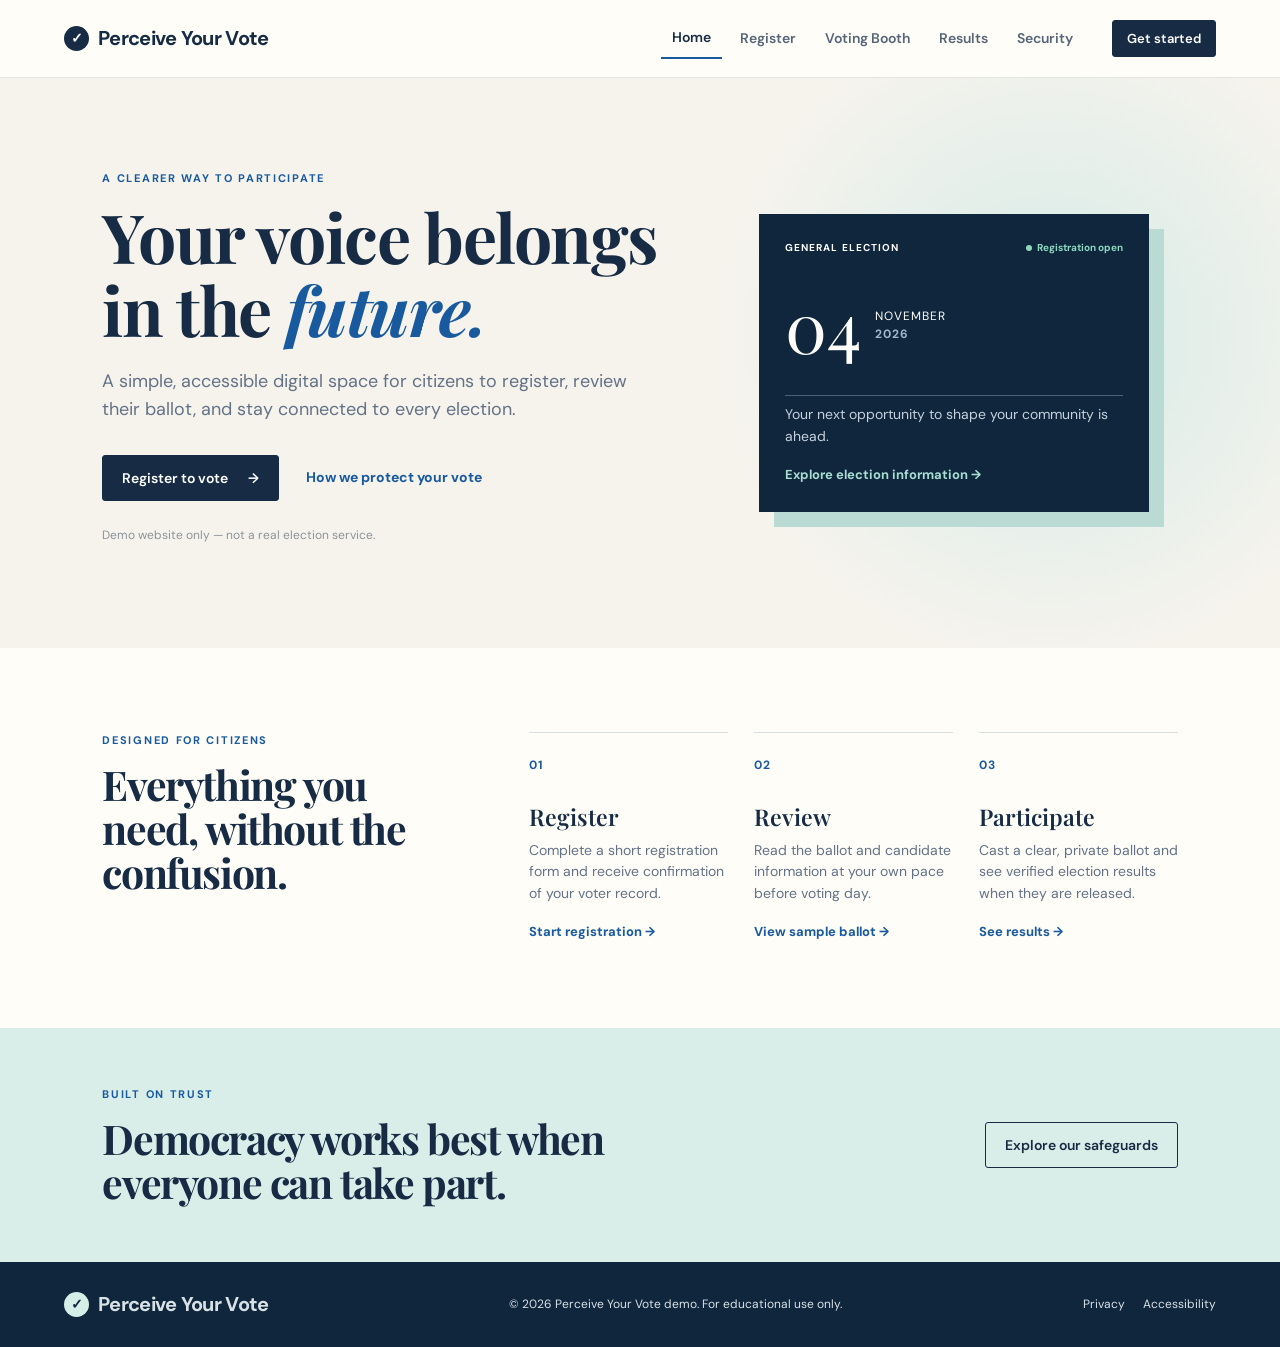
<file: index.html>
<!doctype html>
<html lang="en"><head><meta charset="utf-8"><meta name="viewport" content="width=device-width, initial-scale=1"><title>Perceive Your Vote | Secure digital democracy</title><link rel="preconnect" href="https://fonts.googleapis.com"><link rel="preconnect" href="https://fonts.gstatic.com" crossorigin><link href="https://fonts.googleapis.com/css2?family=DM+Sans:wght@400;500;600;700&family=Playfair+Display:wght@600;700&display=swap" rel="stylesheet"><link rel="stylesheet" href="styles.css"></head>
<body><header class="site-header"><a class="brand" href="index.html"><span class="brand-mark">✓</span>Perceive Your Vote</a><button class="menu-button" aria-label="Open menu">☰</button><nav><a class="active" href="index.html">Home</a><a href="register.html">Register</a><a href="vote.html">Voting Booth</a><a href="results.html">Results</a><a href="security.html">Security</a></nav><a class="button button-small" href="register.html">Get started</a></header><main><section class="hero"><div class="hero-copy"><p class="eyebrow">A clearer way to participate</p><h1>Your voice belongs in the <em>future.</em></h1><p class="lead">A simple, accessible digital space for citizens to register, review their ballot, and stay connected to every election.</p><div class="button-row"><a class="button" href="register.html">Register to vote <span>→</span></a><a class="text-link" href="security.html">How we protect your vote</a></div><p class="fine-print">Demo website only — not a real election service.</p></div><div class="hero-card"><div class="card-top"><span>GENERAL ELECTION</span><span class="live-dot">Registration open</span></div><div class="election-date"><strong>04</strong><div><span>NOVEMBER</span><b>2026</b></div></div><hr><p>Your next opportunity to shape your community is ahead.</p><a href="results.html">Explore election information <span>→</span></a></div></section><section class="steps section"><div><p class="eyebrow">Designed for citizens</p><h2>Everything you need, without the confusion.</h2></div><div class="steps-grid"><article><span class="step-number">01</span><h3>Register</h3><p>Complete a short registration form and receive confirmation of your voter record.</p><a href="register.html">Start registration →</a></article><article><span class="step-number">02</span><h3>Review</h3><p>Read the ballot and candidate information at your own pace before voting day.</p><a href="vote.html">View sample ballot →</a></article><article><span class="step-number">03</span><h3>Participate</h3><p>Cast a clear, private ballot and see verified election results when they are released.</p><a href="results.html">See results →</a></article></div></section><section class="callout"><div><p class="eyebrow">Built on trust</p><h2>Democracy works best when everyone can take part.</h2></div><a class="button button-light" href="security.html">Explore our safeguards</a></section></main><footer><a class="brand" href="index.html"><span class="brand-mark">✓</span>Perceive Your Vote</a><p>© 2026 Perceive Your Vote demo. For educational use only.</p><div><a href="security.html">Privacy</a><a href="security.html">Accessibility</a></div></footer><script src="script.js"></script><script>if(localStorage.getItem('perceiveYourVoteCompleted')==='true'){document.querySelectorAll('a[href="vote.html"]').forEach(a=>{a.textContent='Voting Completed';a.removeAttribute('href');a.setAttribute('aria-disabled','true');a.classList.add('disabled-link');});}</script>
</body></html>
</file>
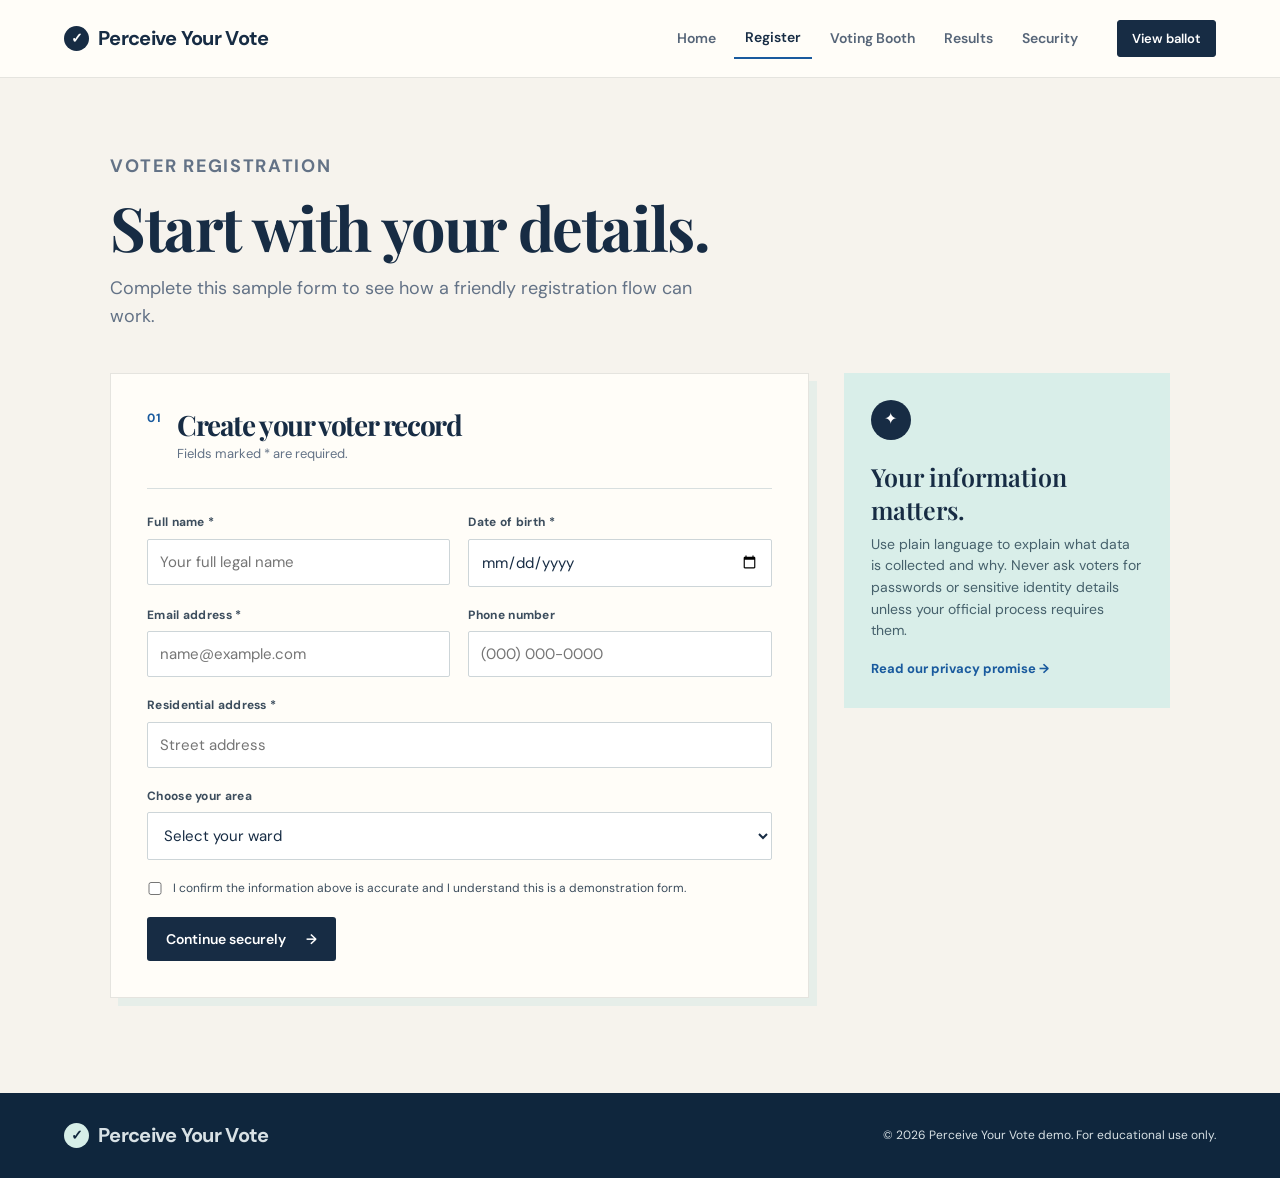
<file: register.html>
<!doctype html><html lang="en"><head><meta charset="utf-8"><meta name="viewport" content="width=device-width, initial-scale=1"><title>Register | Perceive Your Vote</title><link rel="preconnect" href="https://fonts.googleapis.com"><link rel="preconnect" href="https://fonts.gstatic.com" crossorigin><link href="https://fonts.googleapis.com/css2?family=DM+Sans:wght@400;500;600;700&family=Playfair+Display:wght@600;700&display=swap" rel="stylesheet"><link rel="stylesheet" href="styles.css"></head><body><header class="site-header"><a class="brand" href="index.html"><span class="brand-mark">✓</span>Perceive Your Vote</a><button class="menu-button" aria-label="Open menu">☰</button><nav><a href="index.html">Home</a><a class="active" href="register.html">Register</a><a href="vote.html">Voting Booth</a><a href="results.html">Results</a><a href="security.html">Security</a></nav><a class="button button-small" href="vote.html">View ballot</a></header><main class="page-wrap"><div class="page-heading"><p class="eyebrow">Voter registration</p><h1>Start with your details.</h1><p>Complete this sample form to see how a friendly registration flow can work.</p></div><div class="form-layout"><form class="form-card" data-message="Thank you! In a real service, your registration would now be securely reviewed."><div class="form-title"><span class="step-number">01</span><div><h2>Create your voter record</h2><p>Fields marked * are required.</p></div></div><div class="two-columns"><label>Full name *<input required placeholder="Your full legal name"></label><label>Date of birth *<input required type="date"></label></div><div class="two-columns"><label>Email address *<input required type="email" placeholder="name@example.com"></label><label>Phone number<input type="tel" placeholder="(000) 000-0000"></label></div><label>Residential address *<input required placeholder="Street address"></label><label>Choose your area<select required><option value="">Select your ward</option><option>Central Ward</option><option>North Ward</option><option>South Ward</option></select></label><label class="check"><input required type="checkbox"><span>I confirm the information above is accurate and I understand this is a demonstration form.</span></label><button class="button" type="submit">Continue securely <span>→</span></button></form><aside class="side-note"><span class="shield">✦</span><h3>Your information matters.</h3><p>Use plain language to explain what data is collected and why. Never ask voters for passwords or sensitive identity details unless your official process requires them.</p><a href="security.html">Read our privacy promise →</a></aside></div></main><footer><a class="brand" href="index.html"><span class="brand-mark">✓</span>Perceive Your Vote</a><p>© 2026 Perceive Your Vote demo. For educational use only.</p></footer><script src="script.js"></script><script>if(localStorage.getItem('perceiveYourVoteCompleted')==='true'){document.querySelectorAll('a[href="vote.html"]').forEach(a=>{a.textContent='Voting Completed';a.removeAttribute('href');a.setAttribute('aria-disabled','true');a.classList.add('disabled-link');});}</script>
</body></html>
</file>
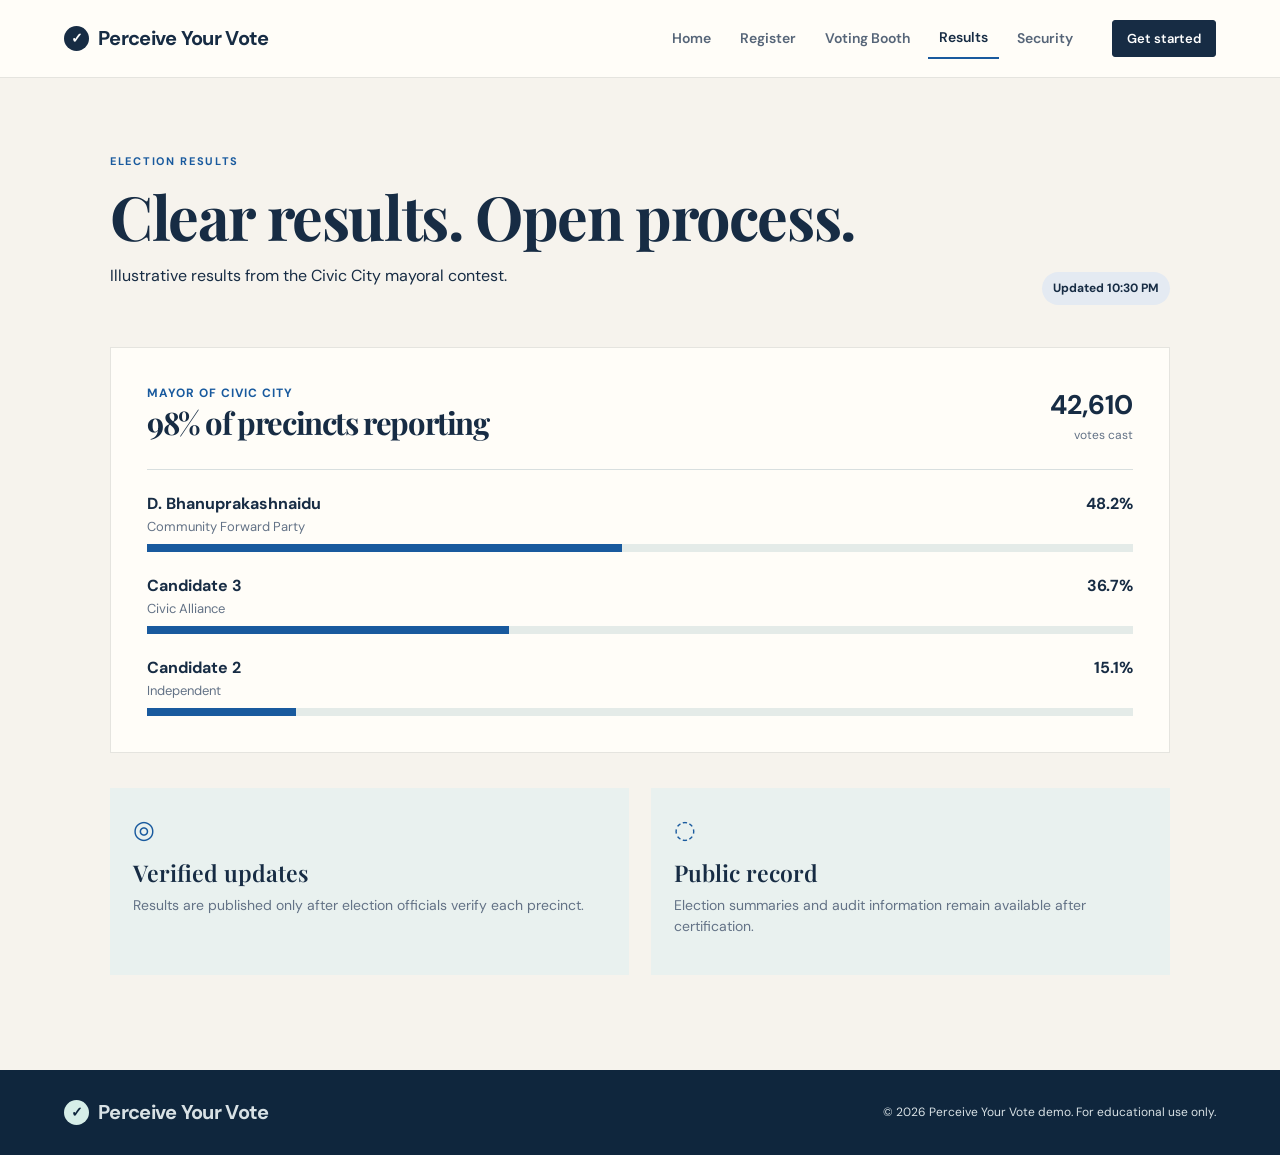
<file: results.html>
<!doctype html><html lang="en"><head><meta charset="utf-8"><meta name="viewport" content="width=device-width, initial-scale=1"><title>Results | Perceive Your Vote</title><link rel="preconnect" href="https://fonts.googleapis.com"><link rel="preconnect" href="https://fonts.gstatic.com" crossorigin><link href="https://fonts.googleapis.com/css2?family=DM+Sans:wght@400;500;600;700&family=Playfair+Display:wght@600;700&display=swap" rel="stylesheet"><link rel="stylesheet" href="styles.css"></head><body><header class="site-header"><a class="brand" href="index.html"><span class="brand-mark">✓</span>Perceive Your Vote</a><button class="menu-button" aria-label="Open menu">☰</button><nav><a href="index.html">Home</a><a href="register.html">Register</a><a href="vote.html">Voting Booth</a><a class="active" href="results.html">Results</a><a href="security.html">Security</a></nav><a class="button button-small" href="register.html">Get started</a></header><main class="page-wrap"><div class="page-heading results-heading"><div><p class="eyebrow">Election results</p><h1>Clear results. Open process.</h1><p>Illustrative results from the Civic City mayoral contest.</p></div><span class="status-pill dark">Updated 10:30 PM</span></div><section class="result-panel"><div class="result-top"><div><p>Mayor of Civic City</p><h2>98% of precincts reporting</h2></div><strong>42,610 <small>votes cast</small></strong></div><div class="result-row"><div><b>D. Bhanuprakashnaidu</b><span>Community Forward Party</span></div><strong>48.2%</strong><div class="bar"><i style="width:48.2%"></i></div></div><div class="result-row"><div><b>Candidate 3</b><span>Civic Alliance</span></div><strong>36.7%</strong><div class="bar"><i style="width:36.7%"></i></div></div><div class="result-row"><div><b>Candidate 2</b><span>Independent</span></div><strong>15.1%</strong><div class="bar"><i style="width:15.1%"></i></div></div></section><section class="info-grid"><article><span>◎</span><h3>Verified updates</h3><p>Results are published only after election officials verify each precinct.</p></article><article><span>◌</span><h3>Public record</h3><p>Election summaries and audit information remain available after certification.</p></article></section></main><footer><a class="brand" href="index.html"><span class="brand-mark">✓</span>Perceive Your Vote</a><p>© 2026 Perceive Your Vote demo. For educational use only.</p></footer><script src="script.js"></script><script>if(localStorage.getItem('perceiveYourVoteCompleted')==='true'){document.querySelectorAll('a[href="vote.html"]').forEach(a=>{a.textContent='Voting Completed';a.removeAttribute('href');a.setAttribute('aria-disabled','true');a.classList.add('disabled-link');});}</script>
</body></html>
</file>
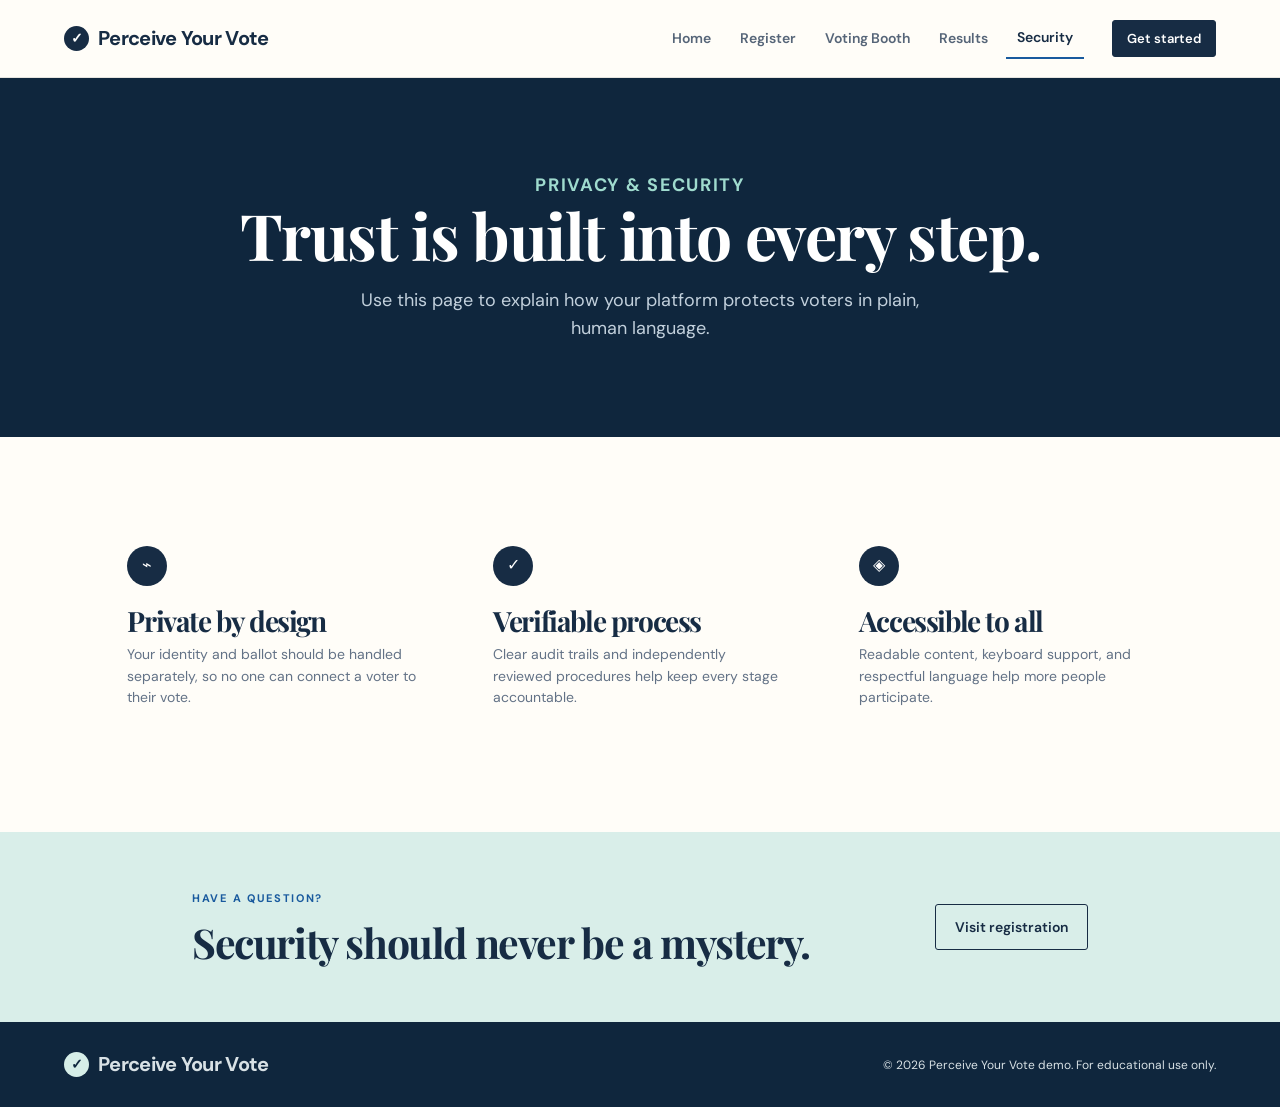
<file: security.html>
<!doctype html><html lang="en"><head><meta charset="utf-8"><meta name="viewport" content="width=device-width, initial-scale=1"><title>Security | Perceive Your Vote</title><link rel="preconnect" href="https://fonts.googleapis.com"><link rel="preconnect" href="https://fonts.gstatic.com" crossorigin><link href="https://fonts.googleapis.com/css2?family=DM+Sans:wght@400;500;600;700&family=Playfair+Display:wght@600;700&display=swap" rel="stylesheet"><link rel="stylesheet" href="styles.css"></head><body><header class="site-header"><a class="brand" href="index.html"><span class="brand-mark">✓</span>Perceive Your Vote</a><button class="menu-button" aria-label="Open menu">☰</button><nav><a href="index.html">Home</a><a href="register.html">Register</a><a href="vote.html">Voting Booth</a><a href="results.html">Results</a><a class="active" href="security.html">Security</a></nav><a class="button button-small" href="register.html">Get started</a></header><main><section class="security-hero"><p class="eyebrow">Privacy & security</p><h1>Trust is built into every step.</h1><p>Use this page to explain how your platform protects voters in plain, human language.</p></section><section class="security-grid section"><article><span class="security-icon">⌁</span><h2>Private by design</h2><p>Your identity and ballot should be handled separately, so no one can connect a voter to their vote.</p></article><article><span class="security-icon">✓</span><h2>Verifiable process</h2><p>Clear audit trails and independently reviewed procedures help keep every stage accountable.</p></article><article><span class="security-icon">◈</span><h2>Accessible to all</h2><p>Readable content, keyboard support, and respectful language help more people participate.</p></article></section><section class="callout narrow"><div><p class="eyebrow">Have a question?</p><h2>Security should never be a mystery.</h2></div><a class="button button-light" href="register.html">Visit registration</a></section></main><footer><a class="brand" href="index.html"><span class="brand-mark">✓</span>Perceive Your Vote</a><p>© 2026 Perceive Your Vote demo. For educational use only.</p></footer><script src="script.js"></script><script>if(localStorage.getItem('perceiveYourVoteCompleted')==='true'){document.querySelectorAll('a[href="vote.html"]').forEach(a=>{a.textContent='Voting Completed';a.removeAttribute('href');a.setAttribute('aria-disabled','true');a.classList.add('disabled-link');});}</script>
</body></html>
</file>
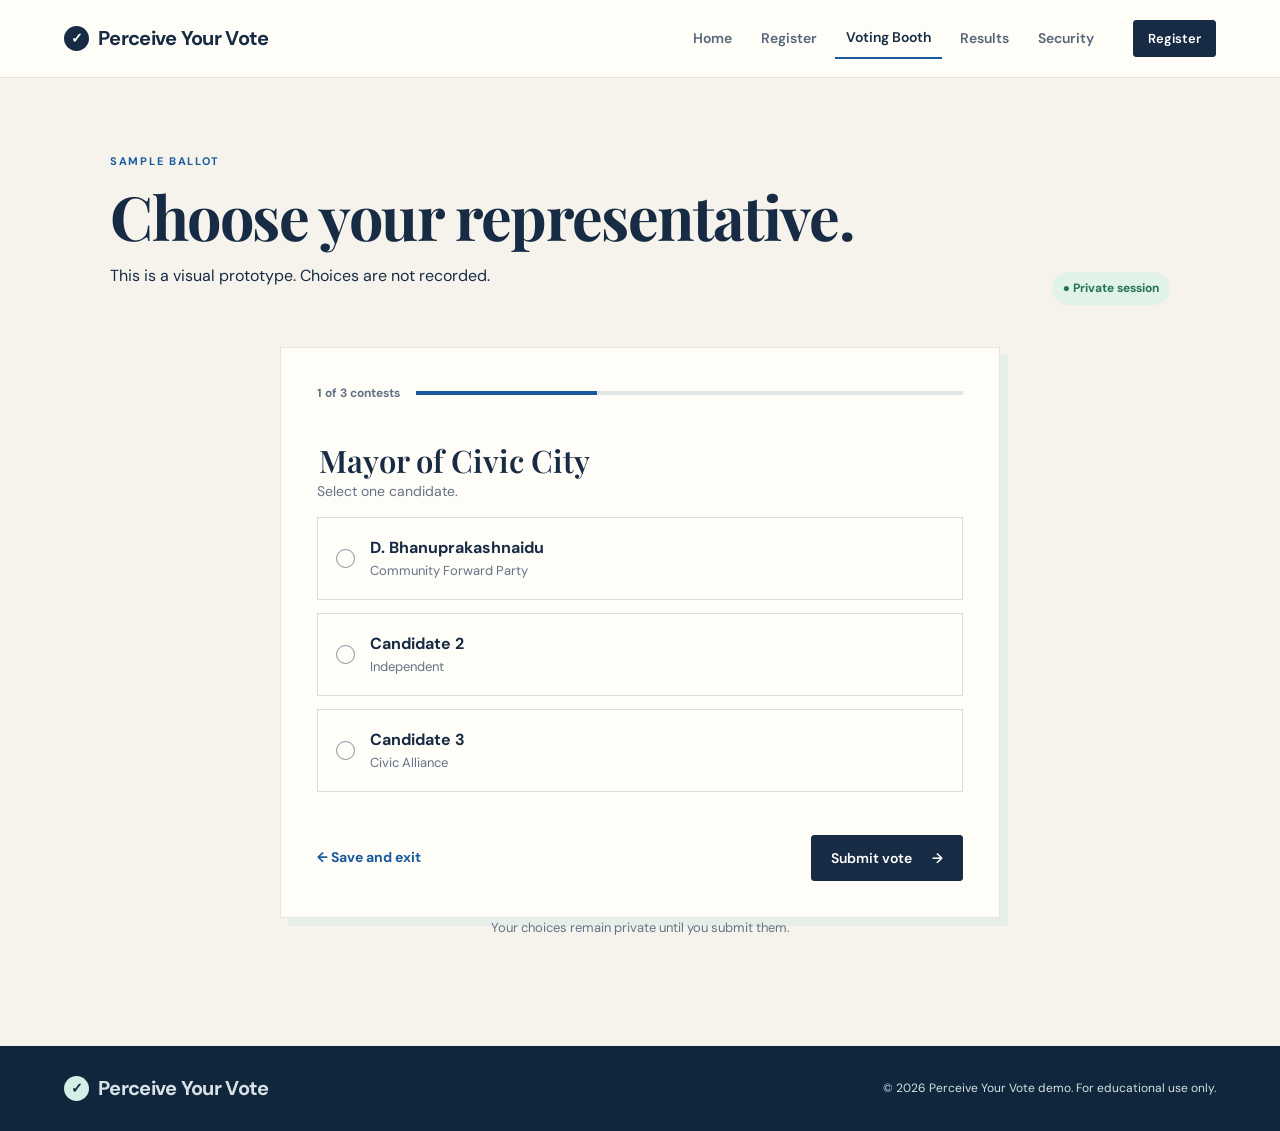
<file: vote.html>
<!doctype html><html lang="en"><head><meta charset="utf-8"><meta name="viewport" content="width=device-width, initial-scale=1"><title>Voting Booth | Perceive Your Vote</title><link rel="preconnect" href="https://fonts.googleapis.com"><link rel="preconnect" href="https://fonts.gstatic.com" crossorigin><link href="https://fonts.googleapis.com/css2?family=DM+Sans:wght@400;500;600;700&family=Playfair+Display:wght@600;700&display=swap" rel="stylesheet"><link rel="stylesheet" href="styles.css"></head><body><header class="site-header"><a class="brand" href="index.html"><span class="brand-mark">✓</span>Perceive Your Vote</a><button class="menu-button" aria-label="Open menu">☰</button><nav><a href="index.html">Home</a><a href="register.html">Register</a><a class="active" href="vote.html">Voting Booth</a><a href="results.html">Results</a><a href="security.html">Security</a></nav><a class="button button-small" href="register.html">Register</a></header><main class="page-wrap"><div class="page-heading ballot-head"><div><p class="eyebrow">Sample ballot</p><h1>Choose your representative.</h1><p>This is a visual prototype. Choices are not recorded.</p></div><span class="status-pill">● Private session</span></div><div class="ballot"><div class="ballot-progress"><span>1 of 3 contests</span><div><i></i></div></div><fieldset><legend>Mayor of Civic City</legend><p class="contest-help">Select one candidate.</p><label class="candidate"><input name="mayor" type="radio"><span class="radio"></span><span><b>D. Bhanuprakashnaidu</b><small>Community Forward Party</small></span></label><label class="candidate"><input name="mayor" type="radio"><span class="radio"></span><span><b>Candidate 2</b><small>Independent</small></span></label><label class="candidate"><input name="mayor" type="radio"><span class="radio"></span><span><b>Candidate 3</b><small>Civic Alliance</small></span></label></fieldset><div class="ballot-actions"><a class="text-link" href="register.html">← Save and exit</a><button class="button" data-vote>Submit vote <span>→</span></button></div></div>
<div class="vote-success" data-vote-success hidden>
  <div class="success-check">✓</div>
  <p class="eyebrow">Vote successful</p>
  <h2>Your vote has been recorded.</h2>
  <p>Your selection for <strong data-selected-candidate></strong> has been submitted successfully.</p>
  <span class="success-status">✓ Transaction completed</span>
  <a class="button" href="index.html">Return to home <span>→</span></a>
</div><p class="center-note">Your choices remain private until you submit them.</p></main><footer><a class="brand" href="index.html"><span class="brand-mark">✓</span>Perceive Your Vote</a><p>© 2026 Perceive Your Vote demo. For educational use only.</p></footer><script src="script.js"></script></body></html>
</file>
<file: styles.css>
:root{--ink:#172c44;--navy:#0f263d;--blue:#195a9e;--aqua:#d9eee9;--cream:#f6f3ed;--paper:#fffdf8;--muted:#637286;--line:#d8dfdf;--serif:"Playfair Display",Georgia,serif;--sans:"DM Sans",Arial,sans-serif}*{box-sizing:border-box}body{margin:0;background:var(--cream);color:var(--ink);font-family:var(--sans);line-height:1.55}a{color:inherit;text-decoration:none}.site-header{height:78px;padding:0 max(5vw,28px);display:flex;align-items:center;gap:28px;background:#fffdf8;border-bottom:1px solid #e5e4df}.brand{display:flex;align-items:center;gap:9px;font-size:20px;font-weight:700;letter-spacing:-.7px;white-space:nowrap}.brand-mark{display:grid;place-items:center;width:25px;height:25px;border-radius:50%;background:var(--ink);color:#fff;font-size:14px}nav{display:flex;align-items:center;gap:7px;margin-left:auto}nav a{padding:9px 11px;color:#566578;font-size:14px;font-weight:600}nav a:hover,nav .active{color:var(--ink)}nav .active{border-bottom:2px solid var(--blue)}.button{display:inline-flex;align-items:center;justify-content:center;gap:20px;padding:13px 19px;border:1px solid var(--ink);border-radius:3px;background:var(--ink);color:white;font:600 14px var(--sans);cursor:pointer;transition:.2s}.button:hover{transform:translateY(-2px);background:var(--blue);border-color:var(--blue)}.button-small{padding:9px 14px;font-size:13px}.menu-button{display:none;margin-left:auto;border:0;background:none;font-size:23px}.hero{min-height:570px;padding:90px max(8vw,35px);display:grid;grid-template-columns:1.15fr .85fr;align-items:center;gap:90px;background:radial-gradient(circle at 82% 45%,#d5ebe7 0,transparent 30%),var(--cream)}.hero-copy{max-width:650px}.eyebrow{margin:0 0 13px;color:var(--blue);font-size:11px;font-weight:700;letter-spacing:1.7px;text-transform:uppercase}h1,h2,h3,p{margin-top:0}h1,h2{font-family:var(--serif);line-height:1.08;letter-spacing:-1.4px}h1{font-size:clamp(43px,5.3vw,72px);margin-bottom:22px}h1 em{color:var(--blue);font-style:italic}.lead,.page-heading>p,.security-hero>p{max-width:590px;color:var(--muted);font-size:18px}.button-row{display:flex;align-items:center;gap:27px;margin-top:31px}.text-link{color:var(--blue);font-size:14px;font-weight:700}.text-link:hover,.hero-card a:hover,article a:hover{opacity:.75}.fine-print{margin-top:25px;color:#8b9499;font-size:12px}.hero-card{width:min(100%,390px);padding:26px;background:var(--navy);color:#fdfcf9;box-shadow:15px 15px 0 #badbd3}.card-top{display:flex;justify-content:space-between;font-size:10px;font-weight:700;letter-spacing:1.1px}.live-dot{color:#8ed8bf;letter-spacing:0}.live-dot:before{content:"";display:inline-block;width:6px;height:6px;margin-right:5px;background:#8ed8bf;border-radius:50%}.election-date{display:flex;align-items:center;gap:13px;margin:35px 0}.election-date strong{font:70px/1 var(--serif)}.election-date span,.election-date b{display:block;font-size:12px;letter-spacing:1px}.election-date b{color:#9fb8cb}.hero-card hr{border:0;border-top:1px solid #496278}.hero-card p{color:#c5d1dc;font-size:14px}.hero-card a{color:#a8ddd1;font-size:13px;font-weight:700}.section{padding:84px max(8vw,35px)}.steps{display:grid;grid-template-columns:.8fr 1.5fr;gap:80px;background:var(--paper)}.steps h2,.callout h2{font-size:clamp(32px,3.2vw,47px)}.steps-grid{display:grid;grid-template-columns:repeat(3,1fr);gap:26px}.steps-grid article{border-top:1px solid var(--line);padding-top:19px}.step-number{display:inline-block;color:var(--blue);font:700 12px var(--sans);letter-spacing:1px}.steps-grid h3{margin:24px 0 8px;font:600 23px var(--serif)}.steps-grid p,article p{color:var(--muted);font-size:14px}.steps-grid a,.side-note a{font-size:13px;color:var(--blue);font-weight:700}.callout{padding:58px max(8vw,35px);background:var(--aqua);display:flex;align-items:center;justify-content:space-between;gap:30px}.callout h2{max-width:660px;margin:0}.button-light{background:transparent;border-color:var(--ink);color:var(--ink);white-space:nowrap}.page-wrap{max-width:1120px;margin:auto;padding:75px 30px 95px}.page-heading{margin-bottom:42px}.page-heading h1{font-size:clamp(42px,5vw,61px);margin-bottom:15px}.form-layout{display:grid;grid-template-columns:1.5fr .7fr;gap:35px;align-items:start}.form-card,.ballot,.result-panel{background:var(--paper);border:1px solid #e5e4df;padding:36px;box-shadow:8px 8px 0 #e6eee9}.form-title{display:flex;gap:15px;align-items:start;padding-bottom:24px;margin-bottom:24px;border-bottom:1px solid var(--line)}.form-title h2{font-size:28px;margin:0}.form-title p{margin:4px 0 0;color:var(--muted);font-size:13px}.form-card label{display:block;margin:0 0 19px;color:#3c4d5d;font-size:12px;font-weight:700;letter-spacing:.3px}.two-columns{display:grid;grid-template-columns:1fr 1fr;gap:18px}input,select{display:block;width:100%;margin-top:7px;padding:12px;border:1px solid #cdd5d8;border-radius:2px;background:#fff;color:var(--ink);font:400 15px var(--sans)}input:focus,select:focus{outline:2px solid #9dc9c2;border-color:var(--blue)}.check{display:flex!important;gap:10px;align-items:start;font-weight:400!important;letter-spacing:0!important}.check input{width:16px;margin:3px 0 0}.form-card .button{border:0}.side-note{padding:27px;background:var(--aqua)}.shield,.security-icon{display:grid;place-items:center;width:40px;height:40px;border-radius:50%;background:var(--ink);color:#fff}.side-note h3{margin:20px 0 8px;font:600 25px var(--serif)}.side-note p{font-size:14px;color:#45606b}.ballot-head,.results-heading{display:flex;align-items:end;justify-content:space-between;gap:20px}.status-pill{padding:7px 11px;background:#e1f2e9;color:#237354;border-radius:99px;font-size:12px;font-weight:700;white-space:nowrap}.status-pill.dark{background:#e4eaf2;color:var(--ink)}.ballot{max-width:720px;margin:auto}.ballot-progress{display:flex;align-items:center;gap:16px;margin-bottom:37px;color:var(--muted);font-size:12px;font-weight:700}.ballot-progress div{height:4px;flex:1;background:#e2e6e6}.ballot-progress i{display:block;height:100%;width:33%;background:var(--blue)}fieldset{margin:0;padding:0;border:0}legend{font:600 31px var(--serif)}.contest-help{color:var(--muted);font-size:14px}.candidate{display:flex!important;gap:15px;align-items:center;margin:13px 0!important;padding:18px;border:1px solid var(--line);cursor:pointer}.candidate input{position:absolute;opacity:0;width:1px}.radio{width:19px;height:19px;border:1px solid #8392a0;border-radius:50%}.candidate input:checked+.radio{border:5px solid var(--blue)}.candidate b,.candidate small{display:block}.candidate small{color:var(--muted);font-weight:400;font-size:13px}.ballot-actions{display:flex;align-items:center;justify-content:space-between;margin-top:30px}.center-note{text-align:center;color:var(--muted);font-size:13px}.result-panel{box-shadow:none}.result-top{display:flex;justify-content:space-between;align-items:start;padding-bottom:25px;border-bottom:1px solid var(--line)}.result-top p{margin-bottom:4px;color:var(--blue);font-size:12px;font-weight:700;text-transform:uppercase;letter-spacing:1px}.result-top h2{margin:0;font-size:31px}.result-top>strong{font-size:27px;text-align:right}.result-top small{display:block;color:var(--muted);font-size:12px;font-weight:400}.result-row{display:grid;grid-template-columns:1fr auto;gap:7px 25px;padding:22px 0 0}.result-row span{display:block;color:var(--muted);font-size:13px}.bar{grid-column:1/-1;height:8px;background:#e4ebe8}.bar i{display:block;height:100%;background:var(--blue)}.info-grid,.security-grid{display:grid;grid-template-columns:repeat(2,1fr);gap:22px;margin-top:35px}.info-grid article{padding:23px;background:#e9f1ef}.info-grid span{font-size:25px;color:var(--blue)}.info-grid h3{margin:7px 0;font:600 23px var(--serif)}.security-hero{padding:94px max(15vw,35px);text-align:center;background:var(--navy);color:#fff}.security-hero .eyebrow{color:#9fdbce}.security-hero h1{margin:0 auto 18px;font-size:clamp(43px,5vw,65px)}.security-hero>p{margin:auto;color:#c2d0dc}.security-grid{grid-template-columns:repeat(3,1fr);margin:0;background:var(--paper)}.security-grid article{padding:25px}.security-grid h2{font-size:28px;margin:20px 0 8px}.narrow{padding-left:max(15vw,35px);padding-right:max(15vw,35px)}footer{display:flex;align-items:center;justify-content:space-between;gap:20px;padding:27px max(5vw,28px);background:var(--navy);color:#d8e1e5;font-size:12px}footer .brand-mark{background:#d6eee8;color:var(--navy)}footer p{margin:0}footer div{display:flex;gap:18px}@media(max-width:800px){.site-header{height:auto;min-height:67px;flex-wrap:wrap;padding:14px 25px;gap:15px}.menu-button{display:block}.site-header>nav,.site-header>.button{display:none}.site-header.menu-open nav{display:flex;order:3;width:100%;flex-direction:column;align-items:stretch;margin:0}.site-header.menu-open nav a{border-bottom:0}.hero{grid-template-columns:1fr;gap:50px;padding:65px 30px}.hero-card{justify-self:center}.steps{grid-template-columns:1fr;gap:35px}.steps-grid{grid-template-columns:1fr}.callout,.ballot-head,.results-heading{align-items:start;flex-direction:column}.form-layout{grid-template-columns:1fr}.side-note{display:none}.security-grid{grid-template-columns:1fr}.info-grid{grid-template-columns:1fr}footer{flex-wrap:wrap}}@media(max-width:500px){h1{font-size:42px}.button-row,.ballot-actions{align-items:stretch;flex-direction:column}.two-columns{grid-template-columns:1fr}.form-card,.ballot,.result-panel{padding:23px}.result-top{gap:15px}.result-top h2{font-size:24px}.result-top>strong{font-size:20px}.page-wrap{padding:55px 20px 70px}footer{align-items:start;flex-direction:column}}

.disabled-link{opacity:.55;cursor:not-allowed;pointer-events:none}.vote-success[hidden]{display:none}.vote-success.show{animation:success-card-in .45s ease-out}@keyframes success-card-in{from{opacity:0;transform:translateY(14px)}to{opacity:1;transform:translateY(0)}}
</file>
